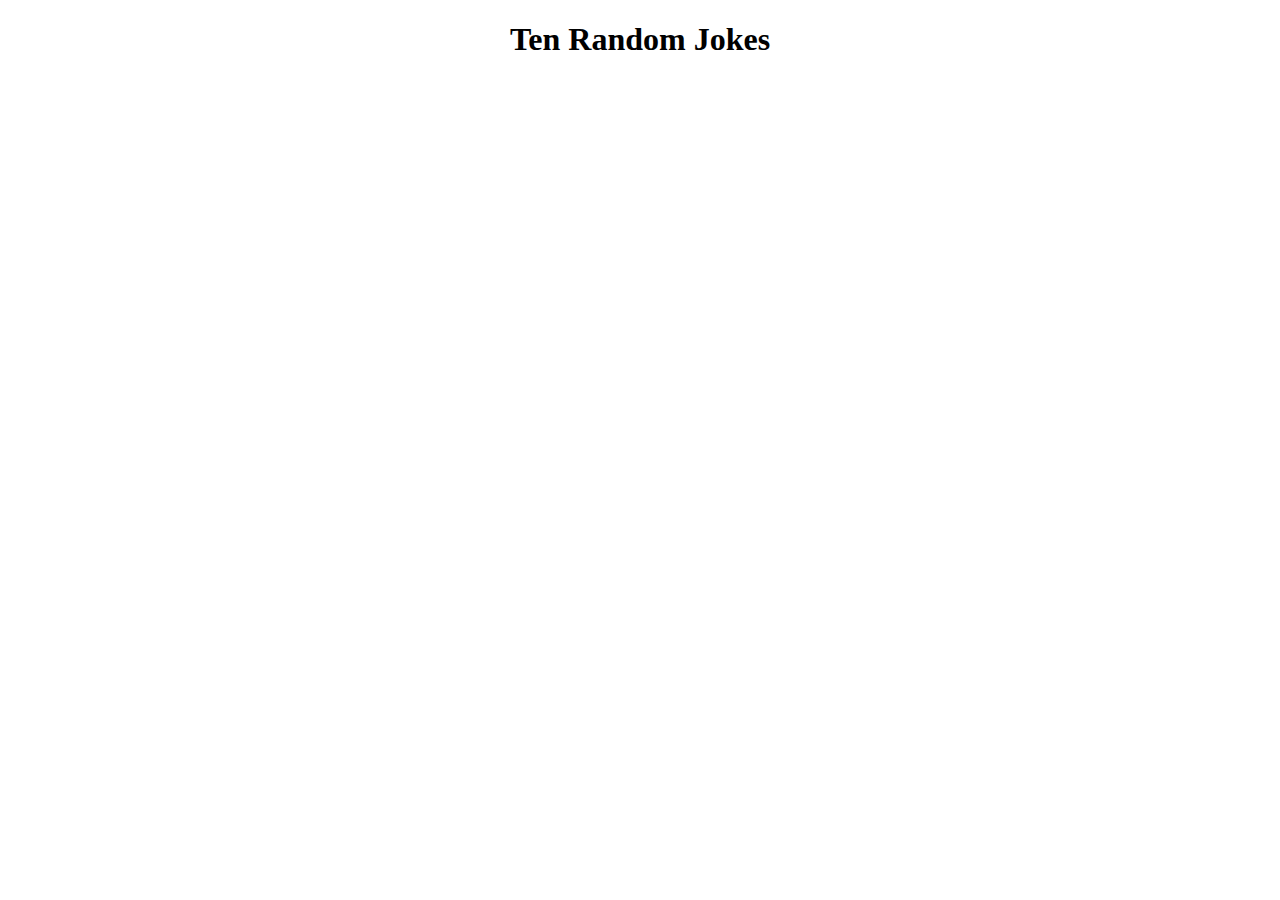
<file: Level-five/index.html>
<!DOCTYPE html>
<html lang="en">
<head>
    <meta charset="UTF-8">
    <meta http-equiv="X-UA-Compatible" content="IE=edge">
    <meta name="viewport" content="width=device-width, initial-scale=1.0">
    <title>Random Jokes</title>
</head>
<body>
    <div class = "container" style="text-align: center;">
        <h1>Ten Random Jokes</Table></h1>

    </div>
    
    <script src = "index.js"></script>
</body>
</html>
</file>
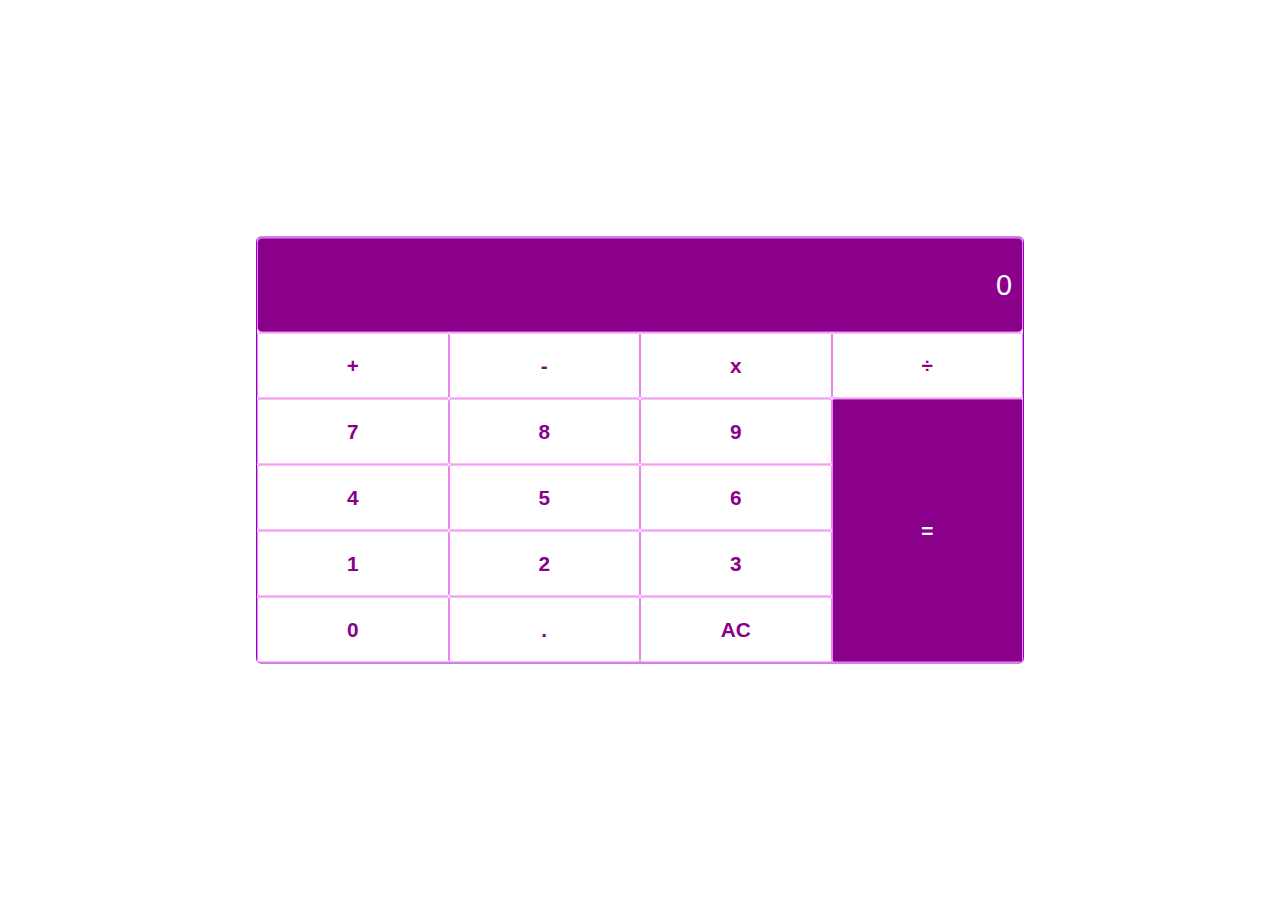
<file: Level-four/index.html>
<!DOCTYPE html>
<html lang="en">
<head>
    <meta charset="UTF-8">
    <meta http-equiv="X-UA-Compatible" content="IE=edge">
    <meta name="viewport" content="width=device-width, initial-scale=1.0">
    <link rel = "stylesheet" href = "styles.css" />
    <title>Calulator</title>
</head>
<body>
    <div class = "container">
        <div class = "calculator">
            <div class = "calculator-screen">
                <input type = "text" class = "display" value = "0" disabled />
            </div>
            <div class = "calculator-keys">
                <button class = "operator" value = "+">+</button>
                <button class = "operator" value = "-">-</button>
                <button class = "operator" value = "*">x</button>
                <button class = "operator" value = "/">&divide;</button>

                <button class = "num" value = "7">7</button>
                <button class = "num" value = "8">8</button>
                <button class = "num" value = "9">9</button>

                <button class = "num" value = "4">4</button>
                <button class = "num" value = "5">5</button>
                <button class = "num" value = "6">6</button>
                

                <button class = "num" value = "1">1</button>
                <button class = "num" value = "2">2</button>
                <button class = "num" value = "3">3</button>

                <button class = "num" value = "0">0</button>
                <button class = "decimal" value = ".">.</button>
                <button class = "all-clear" value = "all-clear">AC</button>
                <button class = "equal-sign operator" value = "=">=</button>
            </div>
        </div>
    </div>
    
    <script src = "index.js"></script>
</body>
</html>
</file>
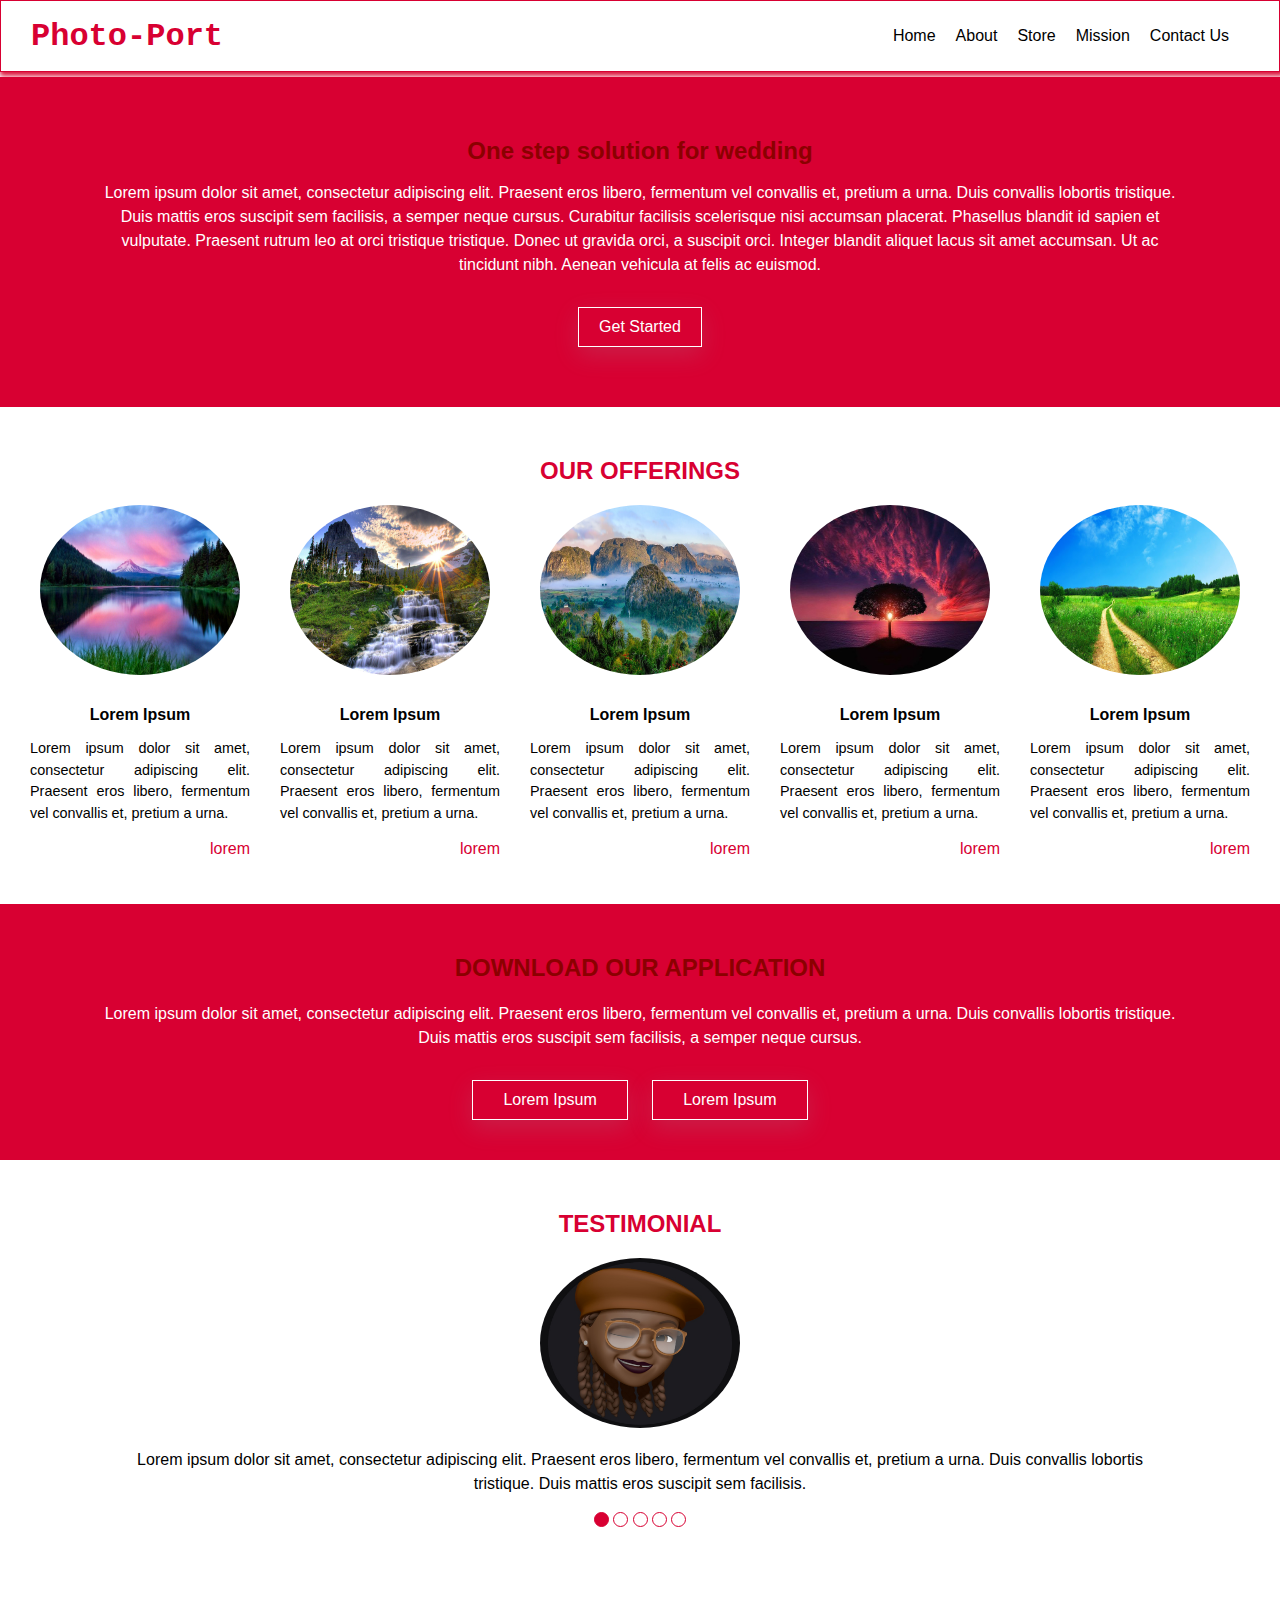
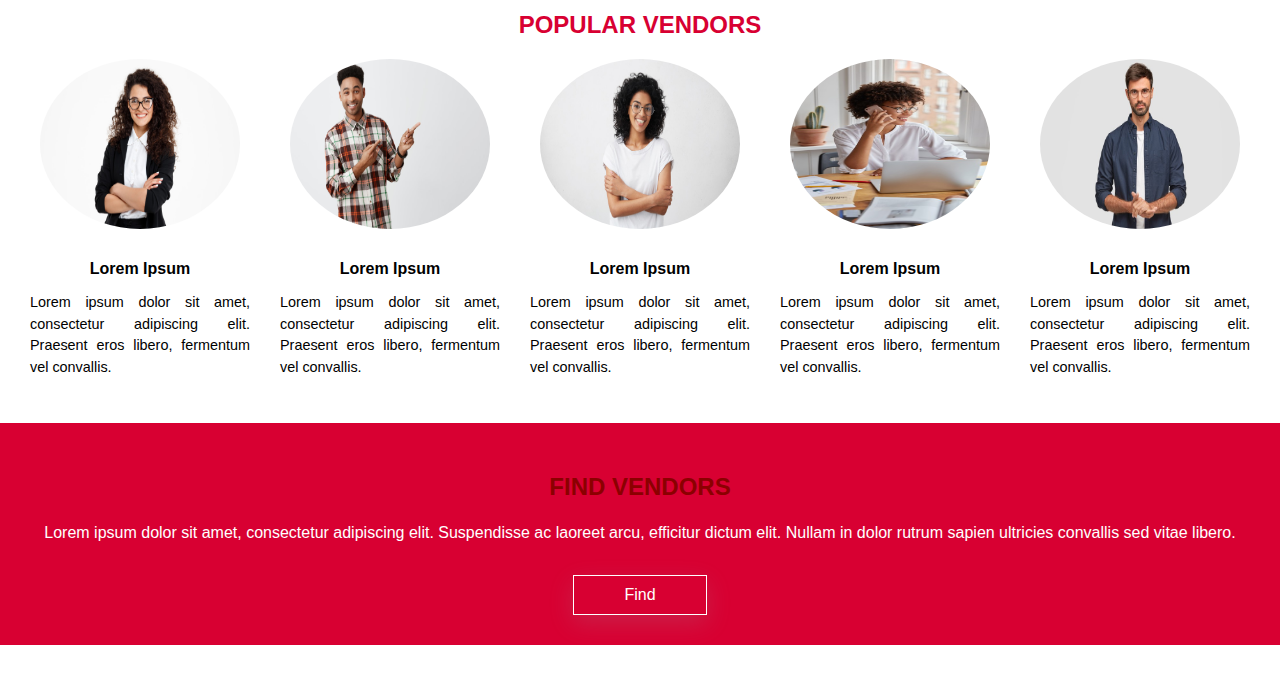
<file: Level-one/index.html>
<!DOCTYPE html>
<html lang="en">
<head>
    <meta charset="UTF-8">
    <meta name="viewport" content="width=device-width, initial-scale=1.0">
    <link rel = "stylesheet" href = "styles.css" />
    <title>Photo-Port</title>
</head>
<body>
    <div class = "container">
        <header>
            <div class = "site-name">
                <h1>Photo-Port</h1>
            </div>
            <nav class = "nav-bar">
                <ul>
                    <li>
                        <a href = "#">home</a>
                    </li>
                    <li>
                        <a href = "#">about</a>
                    </li>
                    <li>
                        <a href = "#">store</a>
                    </li>
                    <li>
                        <a href = "#">mission</a>
                    </li>
                    <li>
                        <a href = "#">contact us</a>
                    </li>
                </ul>
            </nav>
        </header>

        <section class = "intro">
            <div class = "intro-info">
                <h3>One step solution for wedding</h3>
                <p>Lorem ipsum dolor sit amet, consectetur adipiscing elit. Praesent eros libero, fermentum vel convallis et, pretium a urna. Duis convallis lobortis tristique. Duis mattis eros suscipit sem facilisis, a semper neque cursus. Curabitur facilisis scelerisque nisi accumsan placerat. Phasellus blandit id sapien et vulputate. Praesent rutrum leo at orci tristique tristique. Donec ut gravida orci, a suscipit orci. Integer blandit aliquet lacus sit amet accumsan. Ut ac tincidunt nibh. Aenean vehicula at felis ac euismod.</p>

                <a href = "#" class = "intro-link">get started</a>
            </div>
        </section>

        <section class = "offerings">
            <h2>our offerings</h2>
            <div class = "offerings-con">
                <div class = "offering-card">
                    <img src = "assets/1204217.jpg" alt = "nature-image" />
                    <h5>lorem ipsum</h5>
                    <p class = "offering-info">
                        Lorem ipsum dolor sit amet, consectetur adipiscing elit. Praesent eros libero, fermentum vel convallis et, pretium a urna.
                    </p>
                    <p class = "side-text">lorem</p>
                </div>
                <div class = "offering-card">
                    <img src = "assets/14736.jpg" alt = "nature-image" />
                    <h5>lorem ipsum</h5>
                    <p class = "offering-info">
                        Lorem ipsum dolor sit amet, consectetur adipiscing elit. Praesent eros libero, fermentum vel convallis et, pretium a urna.
                    </p>
                    <p class = "side-text">lorem</p>
                </div>
                <div class = "offering-card">
                    <img src = "assets/photo-1500622944204-b135684e99fd.jpg" alt = "nature-image" />
                    <h5>lorem ipsum</h5>
                    <p class = "offering-info">
                        Lorem ipsum dolor sit amet, consectetur adipiscing elit. Praesent eros libero, fermentum vel convallis et, pretium a urna.
                    </p>
                    <p class = "side-text">lorem</p>
                </div>
                <div class = "offering-card">
                    <img src = "assets/tree-736885__340.jpg" alt = "nature-image" />
                    <h5>lorem ipsum</h5>
                    <p class = "offering-info">
                        Lorem ipsum dolor sit amet, consectetur adipiscing elit. Praesent eros libero, fermentum vel convallis et, pretium a urna.
                    </p>
                    <p class = "side-text">lorem</p>
                </div>
                <div class = "offering-card">
                    <img src = "assets/unnamed.jpg" alt = "nature-image" />
                    <h5>lorem ipsum</h5>
                    <p class = "offering-info">
                        Lorem ipsum dolor sit amet, consectetur adipiscing elit. Praesent eros libero, fermentum vel convallis et, pretium a urna.
                    </p>
                    <p class = "side-text">lorem</p>
                </div>
            </div>
        </section>

        <section class = "application">
            <h2>download our application</h2>
            <p>Lorem ipsum dolor sit amet, consectetur adipiscing elit. Praesent eros libero, fermentum vel convallis et, pretium a urna. Duis convallis lobortis tristique. Duis mattis eros suscipit sem facilisis, a semper neque cursus.</p>
            <div class = "application-links">
                <a href = "#">lorem ipsum</a>
                <a href = "#">lorem ipsum</a>
            </div>
        </section>

        <section class = "testimonial">
            <h2>testimonial</h2>
            <div class = "carousel">
                <img src = "assets/one.JPG" alt = "person" />
                <p>Lorem ipsum dolor sit amet, consectetur adipiscing elit. Praesent eros libero, fermentum vel convallis et, pretium a urna. Duis convallis lobortis tristique. Duis mattis eros suscipit sem facilisis.</p>
            </div>
            <div class = "progress-circ">
                <span id = "one" class = "active"></span>
                <span id = "two"></span>
                <span id = "three"></span>
                <span id = "four"></span>
                <span id = "five"></span>
            </div>
        </section>

        <section class = "vendors">
            <h2>popular vendors</h2>

            <div class = "vendors-con">
                <div class = "vendor-card">
                    <img src = "assets/person1.jpg" alt = "vendor-image" />
                    <h5>lorem ipsum</h5>
                    <p class = "offering-info">
                        Lorem ipsum dolor sit amet, consectetur adipiscing elit. Praesent eros libero, fermentum vel convallis.
                    </p>
                </div>
                <div class = "vendor-card">
                    <img src = "assets/person2.jpg" alt = "vendor-image" />
                    <h5>lorem ipsum</h5>
                    <p class = "offering-info">
                        Lorem ipsum dolor sit amet, consectetur adipiscing elit. Praesent eros libero, fermentum vel convallis.
                    </p>
                </div>
                <div class = "vendor-card">
                    <img src = "assets/person3.jpg" alt = "vendor-image" />
                    <h5>lorem ipsum</h5>
                    <p class = "offering-info">
                        Lorem ipsum dolor sit amet, consectetur adipiscing elit. Praesent eros libero, fermentum vel convallis.
                    </p>
                </div>
                <div class = "vendor-card">
                    <img src = "assets/person4.jpg" alt = "vendor-image" />
                    <h5>lorem ipsum</h5>
                    <p class = "offering-info">
                        Lorem ipsum dolor sit amet, consectetur adipiscing elit. Praesent eros libero, fermentum vel convallis.
                    </p>
                </div>
                <div class = "vendor-card">
                    <img src = "assets/person5.jpg" alt = "vendor-image" />
                    <h5>lorem ipsum</h5>
                    <p class = "offering-info">
                        Lorem ipsum dolor sit amet, consectetur adipiscing elit. Praesent eros libero, fermentum vel convallis.
                    </p>
                </div>
            </div>
        </section>

        <section class = "vendors2">
            <h2>find vendors</h2>
            <p>
                Lorem ipsum dolor sit amet, consectetur adipiscing elit. Suspendisse ac laoreet arcu, efficitur dictum elit. Nullam in dolor rutrum sapien ultricies convallis sed vitae libero.
            </p>
            <a href = "#">find</a>
        </section>

    </div>
    

    <script src = "index.js"></script>
</body>
</html>

<!-- <a href='https://www.freepik.com/vectors/background'>Background vector created by coolvector - www.freepik.com</a> -->
</file>
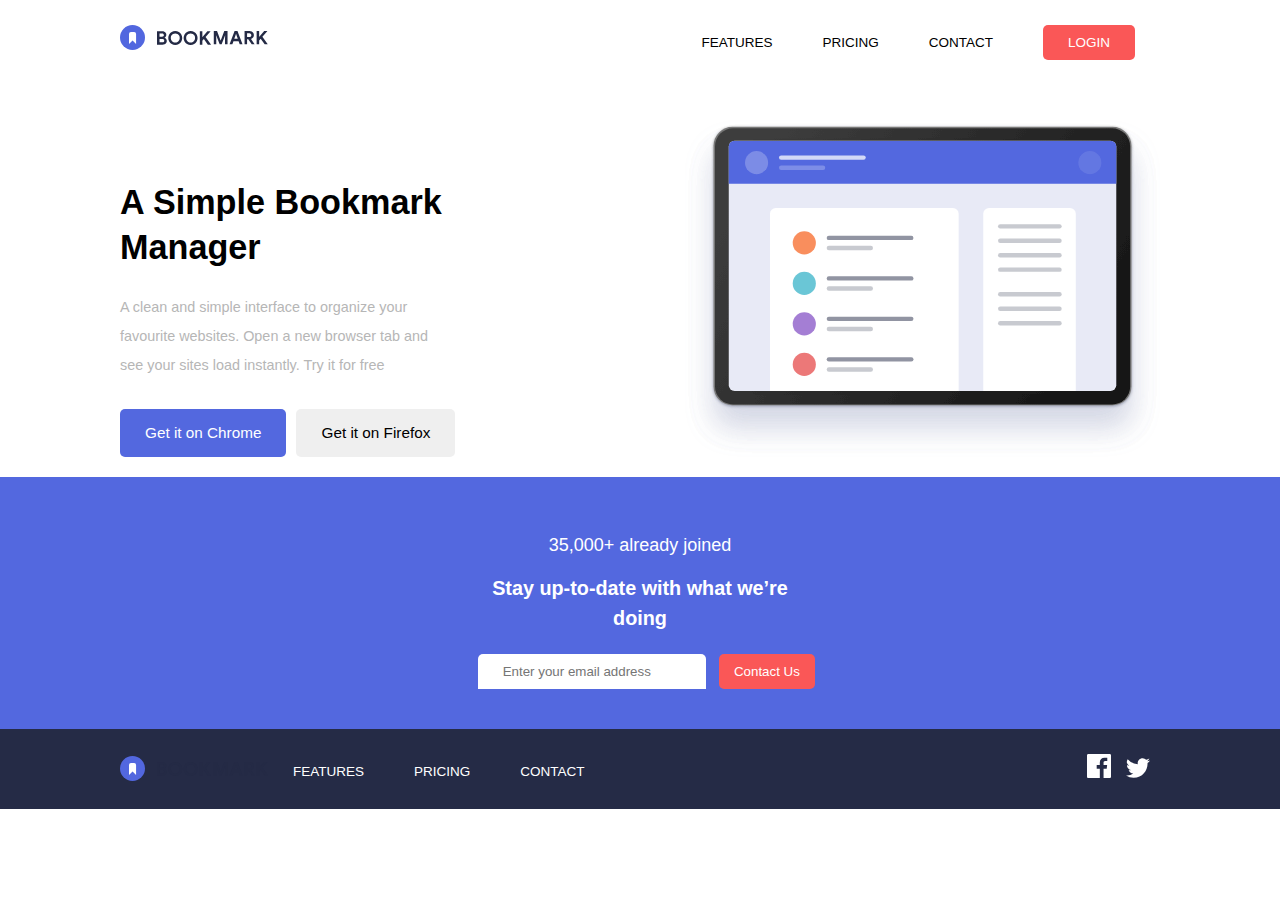
<file: Level-six/index.html>
<!DOCTYPE html>
<html lang="en">
<head>
    <meta charset="UTF-8">
    <meta http-equiv="X-UA-Compatible" content="IE=edge">
    <meta name="viewport" content="width=device-width, initial-scale=1.0">
    <link rel = "stylesheet" href = "styles.css" />
    <title>Document</title>
</head>
<body>
    <div class = "hero">
        <header>
            <div class = "main-nav">
                <div class = "logo-container">
                    <img src = "images/logo-bookmark.svg" alt = "Logo" />
                </div>
                <div class = "nav-link nav-link-toggle">
                    <img src = "images/icon-hamburger.svg" alt = "Hamburger menu" />
                </div>
                <nav class = "right-nav">
                    <div class = "nav-link">
                        <a href = "#">features</a>
                    </div>
                    <div class = "nav-link">
                        <a href = "#">pricing</a>
                    </div>
                    <div class = "nav-link">
                        <a href = "#">contact</a>
                    </div>
                    <div class = "nav-link">
                        <a class = "login" href = "#">login</a>
                    </div>
                </nav>
            </div>
        </header>

        <div class = "bottom-header">
            <div class = "left-con">
                <h1>A simple bookmark manager</h1>
                <p class = "grey">
                    A clean and simple interface to organize your favourite websites. Open a new browser tab and see your sites load instantly. Try it for free
                </p>
                <div class = "buttons">
                    <button type = "button" class = "btn purple">Get it on Chrome</button>
                    <button type = "button" class = "btn">Get it on Firefox</button>
                </div>
            </div>
            <div class = "right-con">
                
            </div>
        </div>
    </div>

    <!-- Insert your part here-->

    <!-- Your part ends here-->
    <div class = "inactive">
        <div class = "nav-top">
            <img src = "images/logo-bookmark.svg" alt = "Logo" />
            <img class = "close" src = "images/icon-close.svg" alt = "Close" />
        </div>
        <div class = "nav-center">
            <div class = "nav-link">
                <a href = "#">features</a>
            </div>
            <div class = "nav-link">
                <a href = "#">pricing</a>
            </div>
            <div class = "nav-link">
                <a href = "#">contact</a>
            </div>
            <div class = "nav-link login-active">
                <a href = "#">login</a>
            </div>
        </div>
        <div class = "socials">
            <a href = "facebook.com">
                <img src = "images/icon-facebook.svg" alt = "facebook" />
            </a> 
            <a href = "twitter.com">
                <img src = "images/icon-twitter.svg" alt = "twitter" />
            </a>
        </div>
    </div>
    <footer>
        <div class = "top-footer">
            <p>35,000+ already joined</p>
            <h3>Stay up-to-date with what we’re doing</h3>
            <div class = "footer-form">
                <label>
                    <input type = "email" id = "footer-email" placeholder="Enter your email address" />
                    <span class = "error-block"></span>
                </label>
                <button type = "submit" class = "login footer-btn">Contact Us</button>
            </div>
        </div>
        <div class = "bottom-footer">
            <div class = "main-nav">
                <div class = "logo-container">
                    <img src = "images/logo-bookmark.svg" alt = "Logo" />
                    <nav class = "right-nav">
                        <div class = "nav-link">
                            <a href = "#">features</a>
                        </div>
                        <div class = "nav-link">
                            <a href = "#">pricing</a>
                        </div>
                        <div class = "nav-link">
                            <a href = "#">contact</a>
                        </div>
                    </nav>
                </div>
                <div class = "socials">
                    <a href = "facebook.com">
                        <img src = "images/icon-facebook.svg" alt = "facebook" />
                    </a> 
                    <a href = "twitter.com">
                        <img src = "images/icon-twitter.svg" alt = "twitter" />
                    </a>
                </div>
            </div>
        </div>
    </footer>
    
    <script src = "index.js"></script>
</body>
</html>
</file>
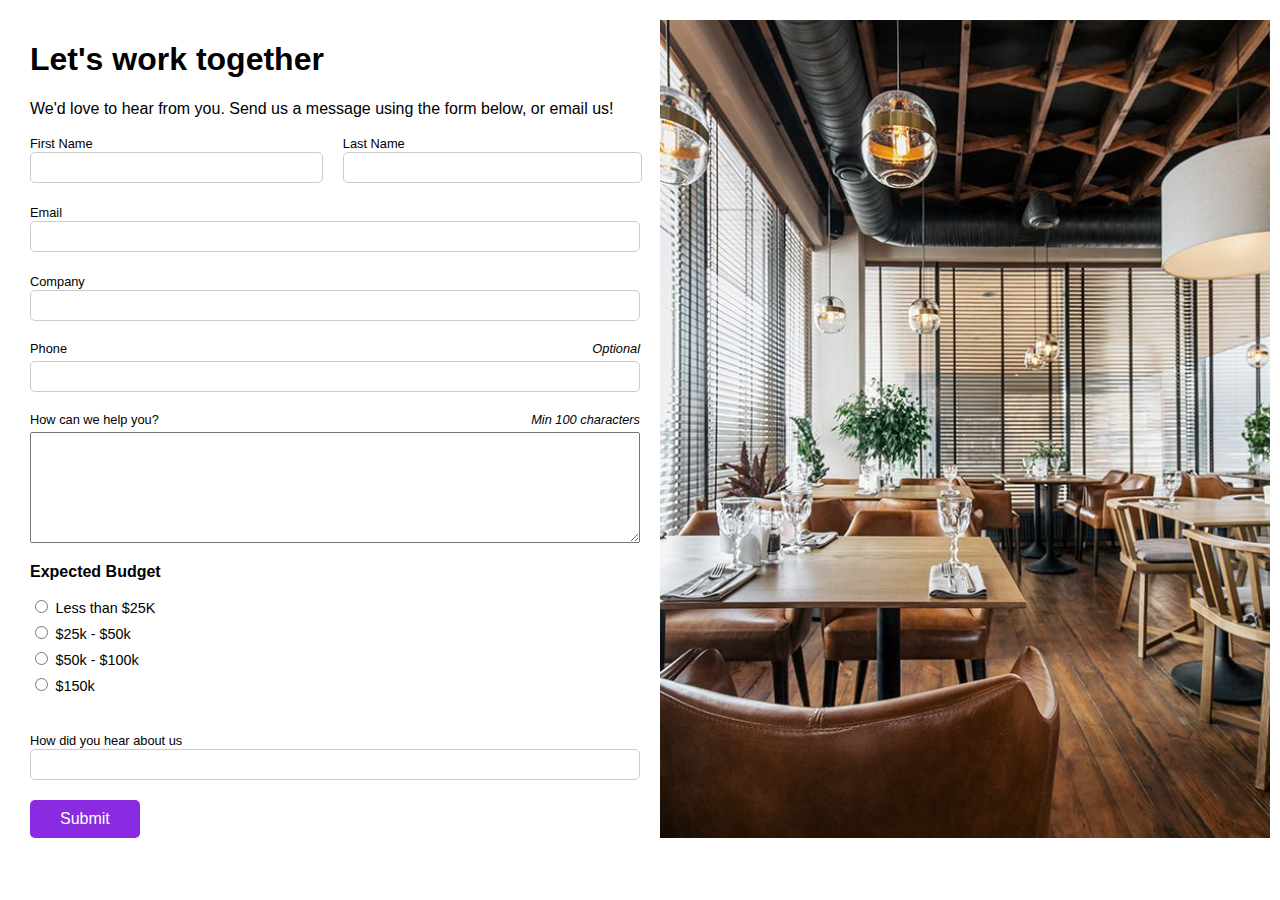
<file: Level-two/index.html>
<!DOCTYPE html>
<html lang="en">
<head>
    <meta charset="UTF-8">
    <meta name="viewport" content="width=device-width, initial-scale=1.0">
    <link rel = "stylesheet" href = "styles.css" />
    <title>Message</title>
</head>
<body>
    <div class = "container">
        <div class = "left-overlay">
            <div class = "left-top">
                <h1>Let's work together</h1>
                <p>We'd love to hear from you. Send us a message using the form below, or email us!</p>
            </div>
            <div class = "left-bottom">
                <form id = "form" class = "form" action = "appreciation.html">
                    <div class = "text-input">
                        <div class = "form-input">
                            <label for = "first-name">First Name</label>
                        <input type = "text" id = "first-name" name = "first-name" required />
                            <small>Error Message</small>
                        </div>
                        <div class = "form-input">
                            <label for = "last-name">Last Name</label>
                            <input type = "text" id = "last-name" name = "last-name" required />
                            <small>Error Message</small>
                        </div>
                    </div>
                    <div class = "form-input">
                        <label for = "email">Email</label>
                        <input type = "email" id = "email" name = "email" required />
                        <small>Error Message</small>
                    </div>
                    <div class = "form-input">
                        <label for = "company">Company</label>
                        <input type = "text" id = "company" name = "company" required />
                        <small>Error Message</small>
                    </div>
                    <div class = "form-input">
                        <div class = "form-label">
                            <label for = "phone">Phone</label>
                            <span>Optional</span>
                        </div>
                        <input type = "tel" class = "input" id = "phone" name = "phone" />
                    </div>
                    <div class = "form-input">
                        <div class="form-label">
                            <label>How can we help you?</label>
                            <span>Min 100 characters</span>
                        </div>
                        <textarea rows="7" required minlength="100"></textarea>
                        <small>Error Message</small>
                    </div>
                    <div class = "radio-input">
                        <p>Expected Budget</p>
                        <input type = "radio" id = "lowest" name = "budget" value = "Less than 25k" required>
                        <label for = "lowest">Less than $25K</label>
                        <br />
                        <input type = "radio" id = "low" name = "budget" value = "25k - 50k">
                        <label for = "low">$25k - $50k</label>
                        <br />
                        <input type = "radio" id = "high" name = "budget" value = "50k - 100k">
                        <label for = "high">$50k - $100k</label>
                        <br />
                        <input type = "radio" id = "highest" name = "budget" value = "150k">
                        <label for = "highest">$150k</label>
                        <small class = "small">Error Message</small>
                    </div>
                    <div class = "form-input">
                        <label for = "info">How did you hear about us</label>
                        <input type = "text" id = "info" name = "info" required />
                        <small>Error Message</small>
                    </div>

                    <button type = "submit" class = "submit">Submit</button>
                </form>
            </div>

        </div>

        <div class = "right-overlay">

        </div>
    </div>
    

    <script src = "index.js"></script>
</body>
</html>
</file>
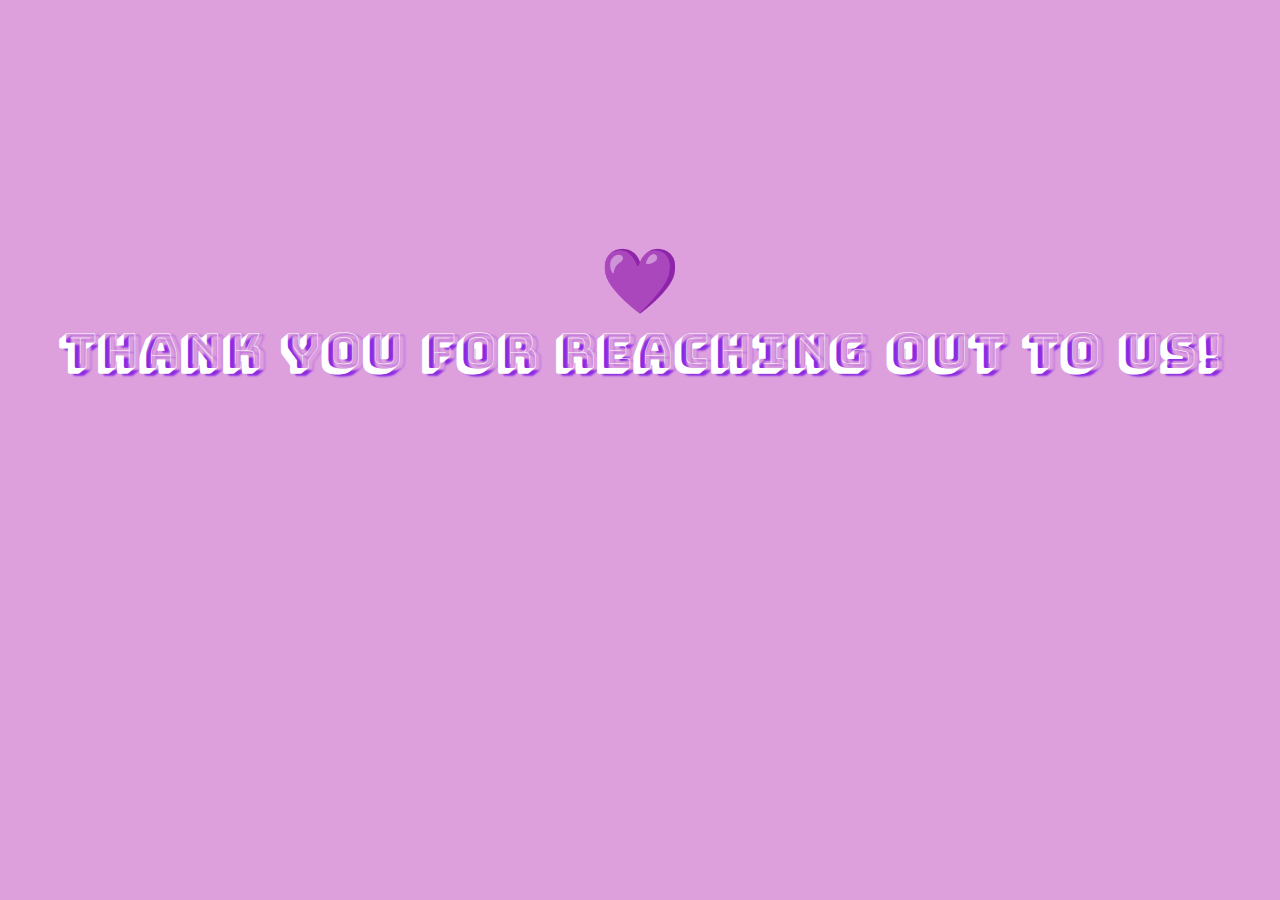
<file: Level-two/appreciation.html>
<!DOCTYPE html>
<html lang="en">
<head>
    <meta charset="UTF-8">
    <meta name="viewport" content="width=device-width, initial-scale=1.0">
    <link rel="preconnect" href="https://fonts.gstatic.com">
    <link href="https://fonts.googleapis.com/css2?family=Bungee+Shade&display=swap" rel="stylesheet">
    <link rel = "stylesheet" href = "styles.css" />
    <title>Thank You</title>
</head>
<body>

    <div class = "container2">
        <div class = "appreciation">
            <p class = "heart">💜</p>
            <p class = "thanks">Thank you for reaching out to us!</p>
        </div>
    </div>
    
</body>
</html>
</file>
<file: Level-four/styles.css>
html {
    box-sizing: border-box;
    font-family: Arial, Helvetica, sans-serif;
    font-size: 16px;
}

*, *::after, *::before {
    box-sizing: inherit;
}

body {
    width: 100%;
    padding: 0;
    margin: 0;
}

input {
    width: 100%;
    font-size: 1.8rem;
    padding: 30px 10px;
    text-align: right;
    border-radius: 5px;
    border: 1px solid violet;
    background-color: darkmagenta;
    color: #FFF;
}

button {
    padding: 20px 10px;
    font-size: 1.3rem;
    font-weight: 700;
    outline: none;
    border: 1px solid violet;
    border-radius: 2px;
    background-color: #FFF;
    color: darkmagenta;
    transition-property: all;
    transition-duration: 0.3s;
}

button:hover {
    background-color: orchid;
    color: #FFF;
}

.container {
    height: 100vh;
    position: relative;
}

.calculator {
    width: 60%;
    margin: 0;
    position: absolute;
    top: 50%;
    left: 50%;
    -ms-transform: translate(-50%, -50%);
    transform: translate(-50%, -50%);
    border: 1px solid darkviolet;
    border-radius: 5px;
}

.calculator-keys {
    display: grid;
    grid-template-columns: repeat(4, 1fr);
}

.equal-sign {
    grid-area: 2 / 4 / 6 / 5;
    background-color: darkmagenta;
    color: #FFF;
}

.equal-sign:hover {
    background-color: orchid;
    color: #FFF;
}

@media screen and (max-width: 780px) {
    .calculator {
        width: 70%;
    }
}

@media screen and (max-width: 650px) {
    .calculator {
        width: 80%;
    }
}

@media screen and (max-width: 480px) {
    .calculator {
        width: 90%;
    }
}
</file>
<file: Level-one/styles.css>
:root {
    --main: #D80032;
    --white: #FFF;
}

html {
    box-sizing: border-box;
    font-family: Arial, Helvetica, sans-serif;
    font-size: 16px;
}

*, *::before, *::after {
    box-sizing: inherit;
}

body {
    width: 100%;
    margin: 0;
    padding: 0;
}

h1 {
    font-family:'Courier New', Courier, monospace;
    font-weight: 700;
    margin: 0;
    color: var(--main);
}

h2 {
    text-transform: uppercase;
    text-align: center;
}

h3 {
    font-size: 1.5rem;
    margin: 0;
}

h5 {
    text-transform: capitalize;
    font-size: 1rem;
    margin-bottom: 5px;
}

a {
    display: inline-block;
    text-decoration: none;
    text-transform: capitalize;
}

ul {
    list-style-type: none;
}

img {
    max-width: 100%;
    width: 200px;
    height: 170px;
    border-radius: 100%;
}

header {
    width: 100%;
    display: flex;
    align-items: center;
    justify-content: space-between;
    border: 1px solid #D80032;
    box-shadow: 2px 2px 5px 2px crimson;
    padding: 10px 30px;
    
}

.nav-bar ul {
    display: flex;
}

.nav-bar ul li a {
    padding-right: 20px;
    color: #000;
    transition-property: transform, color;
    transition-duration: 1s, 1s;
}

.nav-bar ul li a:hover {
    transform: scale(0.9);
    color: var(--main);
}

.container {
    padding-bottom: 30px;
}

.intro, .offerings, .application, .testimonial, .vendors, .vendors2 {
    width: 100%;
    padding: 30px 30px;
}

.intro {
    background-color: var(--main);
    margin-top: 5px;
    text-align: center;
}

.intro-info {
    padding: 30px 60px;
}

.intro-info p, .application p, .vendors2 p {
    color: var(--white);
    line-height: 1.5;
    margin-bottom: 30px;
}

.intro-link, .application-links a, .vendors2 a {
    color: var(--white);
    border: 1px solid var(--white);
    box-shadow: rgba(149, 157, 165, 0.2) 0px 8px 24px 0px;
}

.intro-link {
    padding: 10px 20px;
}

.offerings h2, .testimonial h2, .vendors h2 {
    color: var(--main);
}

.offerings-con, .vendors-con {
    width: 100%;
    display: grid;
    grid-template-columns: repeat(auto-fill, minmax(220px, 1fr));
    column-gap: 30px;
    row-gap: 20px;
    justify-content: center;
    align-content: center;
}

.offering-card, .vendor-card {
    text-align: center;
}

.offering-info {
    font-size: 0.9rem;
    text-align: justify;
    line-height: 1.5;
}

.side-text {
    text-align: right;
    color: var(--main);
}

.application, .vendors2 {
    background-color: var(--main);
    text-align: center;
}

.application {
    padding: 30px 90px;
}

.application h2, h3, .vendors2 h2 {
    color: darkred;
}

.application-links a {
    padding: 10px 30px;
    margin: 0px 10px 10px 10px;
}

.testimonial {
    text-align: center;
}

/* .testimonial img {
    border: 1px solid var(--main);
} */

.testimonial p {
    padding: 0 100px;
    line-height: 1.5;
}

.progress-circ span {
    display: inline-block;
    width: 15px;
    height: 15px;
    border: 1px solid var(--main);
    border-radius: 100%;
}

.progress-circ .active {
    background-color: var(--main);
}

.vendors2 a {
    padding: 10px 50px;
}

.intro-link, .application-links a, .vendors2 a {
    transition: transform 1s;
}

.intro-link:hover, .application-links a:hover, .vendors2 a:hover {
    transform: scale(1.05);
}

@media screen and (max-width: 920px) {
    .intro-info {
        padding: 30px;
    }
}

@media screen and (max-width: 768px) {
    .intro, .offerings, .application, .testimonial, .vendors, .vendors2 {
        padding: 20px;
    }

    .intro-info {
        padding: 10px 0;
    }

    .testimonial p {
        padding: 0 50px;
    }

    .nav-bar {
        display: none;
    }
}

@media screen and (max-width: 480px) {
    .testimonial p {
        padding: 0;
    }
}
</file>
<file: Level-six/styles.css>
/**** Motunrayo ***/
html {
    box-sizing: border-box;
    font-family: 'Roboto', sans-serif;
    font-size: 18px;
}

*, *:before, *:after {
    box-sizing: inherit;
}

body {
    width: 100%;
    margin: 0;
    padding: 0;
}

h1 {
    max-width: 90%;
    font-size: 1.9rem;
    text-transform: capitalize;
    margin-top: 0;
    line-height: 2.5rem;
}

h3, .footer-form {
    max-width: 350px;
    margin: 0 auto;
    font-size: 1.1rem;
    line-height: 1.5;
}

a {
    text-decoration: none;
    color: #000;
}

button {
    border: none;
    outline: none;
    cursor: pointer;
}

header {
    width: 100%;
    padding: 0;
    margin-bottom: 60px;
}

input {
    border: none;
    outline: none;
}

.hero, .bottom-footer {
    width: 100%;
    padding: 20px 120px 20px 120px;
}

.main-nav {
    display: flex;
    align-items: center;
}

.right-nav {
    display: flex;
    margin-top: 5px;
    margin-left: auto;
}

.nav-link {
    padding: 10px 25px;
    font-size: 0.75rem;
    text-transform: uppercase;
}

.nav-link a {
    transition-property: all;
    transition-duration: 0.5s;
}

.nav-link a:hover {
    color: hsl(0, 94%, 66%);
}

.login {
    padding: 10px 25px;
    background-color: hsl(0, 94%, 66%);
    color: #fff;
    border-radius: 5px;
    transition-property: all;
    transition-duration: 0.5s;
}

.login:hover {
    background-color: #FFF;
    color: hsl(0, 94%, 66%);
    border: 1px solid hsl(0, 94%, 66%);
}

.nav-link:hover {
    cursor: pointer;
}

.nav-link-toggle {
    display: none;
}

.bottom-header {
    width: 100%;
    display: grid;
    grid-template-columns: 40% 60%;
}

.left-con {
    padding-top: 60px;
}

.grey {
    font-size: 0.8rem;
    color: #B6B6B6;
    max-width: 80%;
    line-height: 2;
    margin-bottom: 0;
}

.buttons {
    display: flex;
    margin-top: 30px;
}

.btn {
    padding: 15px 25px;
    margin-right: 10px;
    font-size: 0.85rem;
    border-radius: 5px;
}

.purple {
    background-color: hsl(231, 69%, 60%);
    color: #FFF;
}

.right-con {
    background-image: url('images/illustration-hero.svg');
    background-position: top right;
    background-repeat: no-repeat;
    background-size: contain;
}

.top-footer {
    background-color: hsl(231, 69%, 60%);
    color: #FFF;
    text-align: center;
    padding: 40px 20px;
}

.bottom-footer {
    background-color: hsl(229, 31%, 21%);
}

.bottom-footer .logo-container svg {
    fill: #FFF;
}

.footer-form {
    display: flex;
    margin-top: 20px;
}

.footer-form label {
    width: 80%;
}

.footer-form input {
    padding: 10px 25px;
    border-radius: 5px 5px 0 0;
    width: 90%;
}

.footer-btn {
    width: 30%;
    padding: 10px 5px;
}

.error-block.show {
    display: inline-block;
    padding: 10px 24px;
    font-size: 0.7rem;
    border-radius: 0 0 5px 5px;
    background-color: hsl(0, 94%, 66%);
}

.bottom-footer .nav-link a {
    color: #FFF;
}

.bottom-footer .main-nav {
    justify-content: space-between;
}

.bottom-footer .logo-container {
    display: flex;
    align-items: center;
    justify-content: space-between;
}

.socials a {
    padding-right: 10px;
}

.inactive {
    display: none;
}

.nav-top {
    display: flex;
    justify-content: space-between;
    align-items: center;
    padding-bottom: 20px;
    border-bottom: 1px solid #aaa;
}

.nav-center {
    text-align: center;
}

.nav-center .nav-link {
    padding: 30px 0;
    border-bottom: 1px solid #aaa;
}

.nav-center .nav-link a {
    color: #FFF;
    font-size: 1.3rem;
}

.nav-center .login-active {
    padding: 20px 0;
    border-bottom: none;
    border: 2px solid #FFF;
    margin-top: 30px;
}

.inactive .socials {
    position: absolute;
    bottom: 30px;
    right: 50%;
}

@media screen and (max-width: 1130px) {
    .hero, .bottom-footer {
        padding: 20px 80px 20px 80px;
    }

    h1, .grey {
        max-width: 100%;
    }

    h1 {
        font-size: 1.7rem;
    }

    .btn {
        font-size: 0.7rem;
    }
}

@media screen and (max-width: 950px) {
    .hero, .bottom-footer {
        padding: 20px 40px 20px 40px;
    }

    .nav-link a {
        font-size: 0.7rem;
    }

    .bottom-header {
        grid-template-columns: repeat(50%);
    }

    .left-con {
        padding-top: 0px;
    }
}

@media screen and (max-width: 850px) {
    h1 {
        font-size: 1.5rem;
    }

    .btn {
        padding: 10px 15px;
    }
}

@media screen and (max-width: 768px) {
    .hero, .bottom-footer {
        padding: 20px;
    }

    .right-nav {
        display: none;
    }

    .main-nav {
        justify-content: space-between;
    }

    .nav-link-toggle {
        display: initial;
        cursor: pointer;
    }

    .bottom-header {
        display: -webkit-box;
        display: -moz-box;
        display: -ms-flexbox;
        display: -webkit-flex;
        display: flex;
        -webkit-box-orient: vertical;
        -moz-box-orient: vertical;
        -webkit-flex-direction: column;
        -ms-flex-direction: column;
        flex-direction: column;
        text-align: center;
    }

    .left-con {
        -webkit-box-ordinal-group: 2;
        -moz-box-ordinal-group: 2;
        -ms-flex-order: 2;
        -webkit-order: 2;
        order: 2;
        width: 100%;
    }

    .right-con {
        -webkit-box-ordinal-group: 1;
        -moz-box-ordinal-group: 1;
        -ms-flex-order: 1;
        -webkit-order: 1;
        order: 1;
        width: 100%;
        height: 40vh;
        background-position: center;
        background-size: contain;
    }

    .buttons {
        justify-content: center;
    }

    .grey, .btn {
        font-size: 0.9rem;
    }

    .bottom-footer .logo-container, .bottom-footer .logo-container .right-nav {
        display: block;
    }

    .bottom-footer .logo-container .right-nav {
        margin: 20px 0;
    }

    .bottom-footer .logo-container .right-nav a {
        font-size: 1rem;
    }

    .bottom-footer .main-nav {
        flex-direction: column;
    }

    .active {
        display: block;
        width: 100%;
        height: 100vh;
        padding: 40px 60px;
        position: absolute;
        top: 0;
        z-index: 20;
        background-color: hsl(229, 31%, 21%);
        color: #FFF;
    }

    .fit {
        height: 100vh;
        overflow: hidden;
    }
}

@media screen and (max-width: 400px) {
    .btn {
        font-size: 0.65rem;
    }

    .footer-form {
        display: block;
    }

    .footer-form label, .footer-form button {
        width: 100%;
        margin: 10px 0;
    }

    .footer-form input {
        width: 100%;
    }

    .error-block.show {
        width: 100%;
    }

}

/*** Motunrayo ****/
</file>
<file: Level-two/styles.css>
html {
    box-sizing: border-box;
    font-family: Arial, Helvetica, sans-serif;
    font-size: 16px;
}

*, *:before, *:after {
    box-sizing: inherit;
}

body {
    width: 100%;
    margin: 0;
    padding: 0;
}

h1 {
    font-size: 2rem;
}

a {
    text-decoration: none;
}

button {
    outline: none;
    border: none;
    cursor: pointer;
    display: block;
}

.container {
    width: 100%;
    display: grid;
    grid-template-columns: repeat(2, 50%);
    column-gap: 20px;
    padding: 20px 30px 50px 30px;
}

.form-input input {
    display: block;
    width: 100%;
    padding: 7px;
    border: 1px solid #cccccc;
    border-radius: 5px;
}

.form-input label {
    font-size: 0.8rem;
}

.text-input {
    display: grid;
    grid-template-columns: 48% 49%;
    column-gap: 20px;
}


.form-input {
    position: relative;
    margin-bottom: 20px;
}

.form-label {
    display: flex;
    justify-content: space-between;
    margin-bottom: 5px;
}

.form-label span {
    font-style: italic;
    font-size: 0.8rem;
}

textarea {
    display: block;
    width: 100%;
}

.radio-input {
    margin-bottom: 30px;
}

.radio-input p {
    font-weight: 600;
}

.radio-input input {
    margin-bottom: 10px;
}

.radio-input label {
    font-size: 0.9rem;
}

.radio-input small {
    display: block;
    margin-bottom: 20px;
}

.submit {
    padding: 10px 30px;
    background-color: blueviolet;
    color: #fff;
    font-size: 1rem;
    border-radius: 5px;
    transition-property: opacity;
    transition-duration: 1s;
    transition-delay: 0s;
}

.submit:hover {
    opacity: 0.8
}



.right-overlay {
    background-image: url('assets/342027badddd90862de5b7a863701883.jpg');
    background-position: center;
    background-repeat: no-repeat;
    background-size: cover;
}

.form-input small, .radio-input .small {
    font-size: 0.7rem;
    color: #FF0000;
    position: absolute;
    visibility: hidden;
}

.form-input.error input, .radio-input.error .small {
    border-color: #FF0000;
}

.form-input.success input, .radio-input.success input {
    border-color: #228B22;
}

.form-input.error small, .radio-input.error .small {
    visibility: visible;
}

.loader {
    border: 2px solid #f3f3f3;
    border-radius: 50%;
    border-top: 2px solid blueviolet;
    border-bottom: 2px solid blueviolet;
    width: 20px;
    height: 20px;
    -webkit-animation: spin 30s linear infinite;
    animation: spin 30s linear infinite;
}


/* Appreciation Page */
.container2 {
    width: 100%;
    height: 100vh;
    background-color: plum;
}

.appreciation {
    text-align: center;
    padding: 0 10px;
    padding-top: 20vh;
}

@keyframes movingHeart {
    0% {
        font-size: 4rem;
    }
    25% {
        font-size: 4rem;
    }
    50% {
        font-size: 5rem;
    }
    75% {
        font-size: 5rem;
    }
    100% {
        font-size: 4rem;
    }
}

.heart {
    font-size: 4rem;
    margin-bottom: 0;
    animation: movingHeart 2s linear 0s infinite;
    -webkit-animation: movingHeart 2s linear 0s infinite;
}

.thanks {
    margin-top: 0;
    font-family: 'Bungee Shade', cursive;
    font-size: 3rem;
    letter-spacing: 1px;    
    color: #FFF;
    text-shadow: 5px 2px 2px blueviolet;
}

@media screen and (max-width: 768px) {
    .container {
        display: -webkit-box;
        display: -moz-box;
        display: -ms-flexbox;
        display: -webkit-flex;
        display: flex;
        -webkit-box-orient: vertical;
        -moz-box-orient: vertical;
        -webkit-flex-direction: column;
        -ms-flex-direction: column;
        flex-direction: column;
        /* optional */
        -webkit-box-align: start;
        -moz-box-align: start;
        -ms-flex-align: start;
        -webkit-align-items: flex-start;
        align-items: flex-start;
        margin-right: 1%;
    }

    .left-overlay {
        -webkit-box-ordinal-group: 2;
        -moz-box-ordinal-group: 2;
        -ms-flex-order: 2;
        -webkit-order: 2;
        order: 2;
        width: 100%;
    }

    .right-overlay {
        -webkit-box-ordinal-group: 1;
        -moz-box-ordinal-group: 1;
        -ms-flex-order: 1;
        -webkit-order: 1;
        order: 1;
        width: 100%;
        height: 30vh;
        background-size: cover;
    }

    .left-top p {
        font-size: 0.9rem;
    }

    /* .appreciation {
        margin-top: 25%;
    } */
}

@media screen and (max-width: 540px) {
    h1 {
        font-size: 1.5rem;
    }

    .left-top p {
        font-size: 0.9rem;
    }

    .form-input label, .form-label span {
        font-size: 0.8rem;
    }

    .thanks {
        font-size: 2rem;
    }
}

@media screen and (max-width: 360px) {
    .thanks {
        font-size: 1.5rem;
    }

    .form-input label, .form-label span {
        font-size: 0.7rem;
    }

    .left-top p {
        font-size: 0.8rem;
    }
}
</file>
